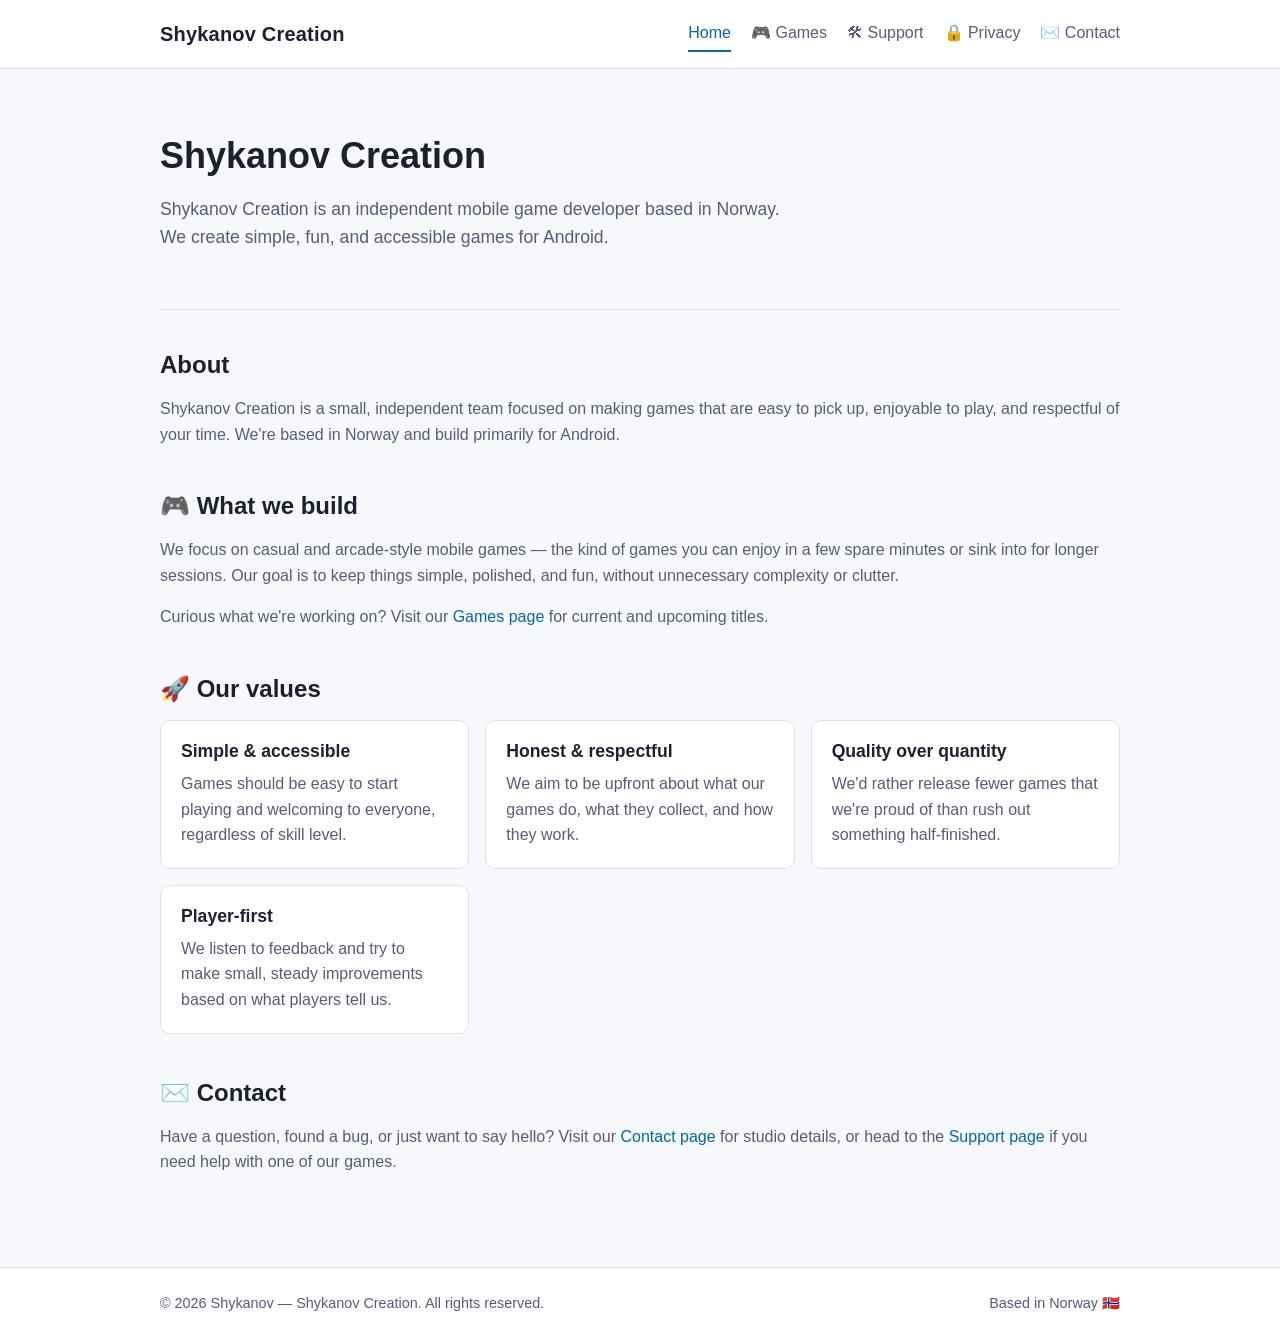
<file: index.html>
<!DOCTYPE html>
<html lang="en">
<head>
  <meta charset="UTF-8">
  <meta name="viewport" content="width=device-width, initial-scale=1.0">
  <title>Shykanov Creation — Indie Mobile Game Developer</title>
  <meta name="description" content="Shykanov Creation is an independent mobile game developer based in Norway, creating simple, fun, and accessible games for Android.">
  <link rel="stylesheet" href="assets/styles.css">
</head>
<body>
  <header class="site-header">
    <div class="container">
      <a class="brand" href="index.html">Shykanov Creation</a>
      <nav class="site-nav">
        <a href="index.html" class="active">Home</a>
        <a href="games.html">🎮 Games</a>
        <a href="support.html">🛠 Support</a>
        <a href="privacy.html">🔒 Privacy</a>
        <a href="contact.html">✉️ Contact</a>
      </nav>
    </div>
  </header>

  <main>
    <div class="container">
      <section class="hero">
        <h1>Shykanov Creation</h1>
        <p>Shykanov Creation is an independent mobile game developer based in Norway. We create simple, fun, and accessible games for Android.</p>
      </section>

      <section id="about">
        <h2>About</h2>
        <p>
          Shykanov Creation is a small, independent team focused on making games that are easy to pick up,
          enjoyable to play, and respectful of your time. We're based in Norway and build primarily for Android.
        </p>
      </section>

      <section id="what-we-build">
        <h2>🎮 What we build</h2>
        <p>
          We focus on casual and arcade-style mobile games — the kind of games you can enjoy in a few spare minutes
          or sink into for longer sessions. Our goal is to keep things simple, polished, and fun, without unnecessary
          complexity or clutter.
        </p>
        <p>
          Curious what we're working on? Visit our <a href="games.html">Games page</a> for current and upcoming titles.
        </p>
      </section>

      <section id="values">
        <h2>🚀 Our values</h2>
        <div class="card-grid">
          <div class="card">
            <h3>Simple &amp; accessible</h3>
            <p>Games should be easy to start playing and welcoming to everyone, regardless of skill level.</p>
          </div>
          <div class="card">
            <h3>Honest &amp; respectful</h3>
            <p>We aim to be upfront about what our games do, what they collect, and how they work.</p>
          </div>
          <div class="card">
            <h3>Quality over quantity</h3>
            <p>We'd rather release fewer games that we're proud of than rush out something half-finished.</p>
          </div>
          <div class="card">
            <h3>Player-first</h3>
            <p>We listen to feedback and try to make small, steady improvements based on what players tell us.</p>
          </div>
        </div>
      </section>

      <section id="contact">
        <h2>✉️ Contact</h2>
        <p>
          Have a question, found a bug, or just want to say hello? Visit our
          <a href="contact.html">Contact page</a> for studio details, or head to the
          <a href="support.html">Support page</a> if you need help with one of our games.
        </p>
      </section>
    </div>
  </main>

  <footer class="site-footer">
    <div class="container">
      <span>© 2026 Shykanov — Shykanov Creation. All rights reserved.</span>
      <span>Based in Norway 🇳🇴</span>
    </div>
  </footer>
</body>
</html>
</file>
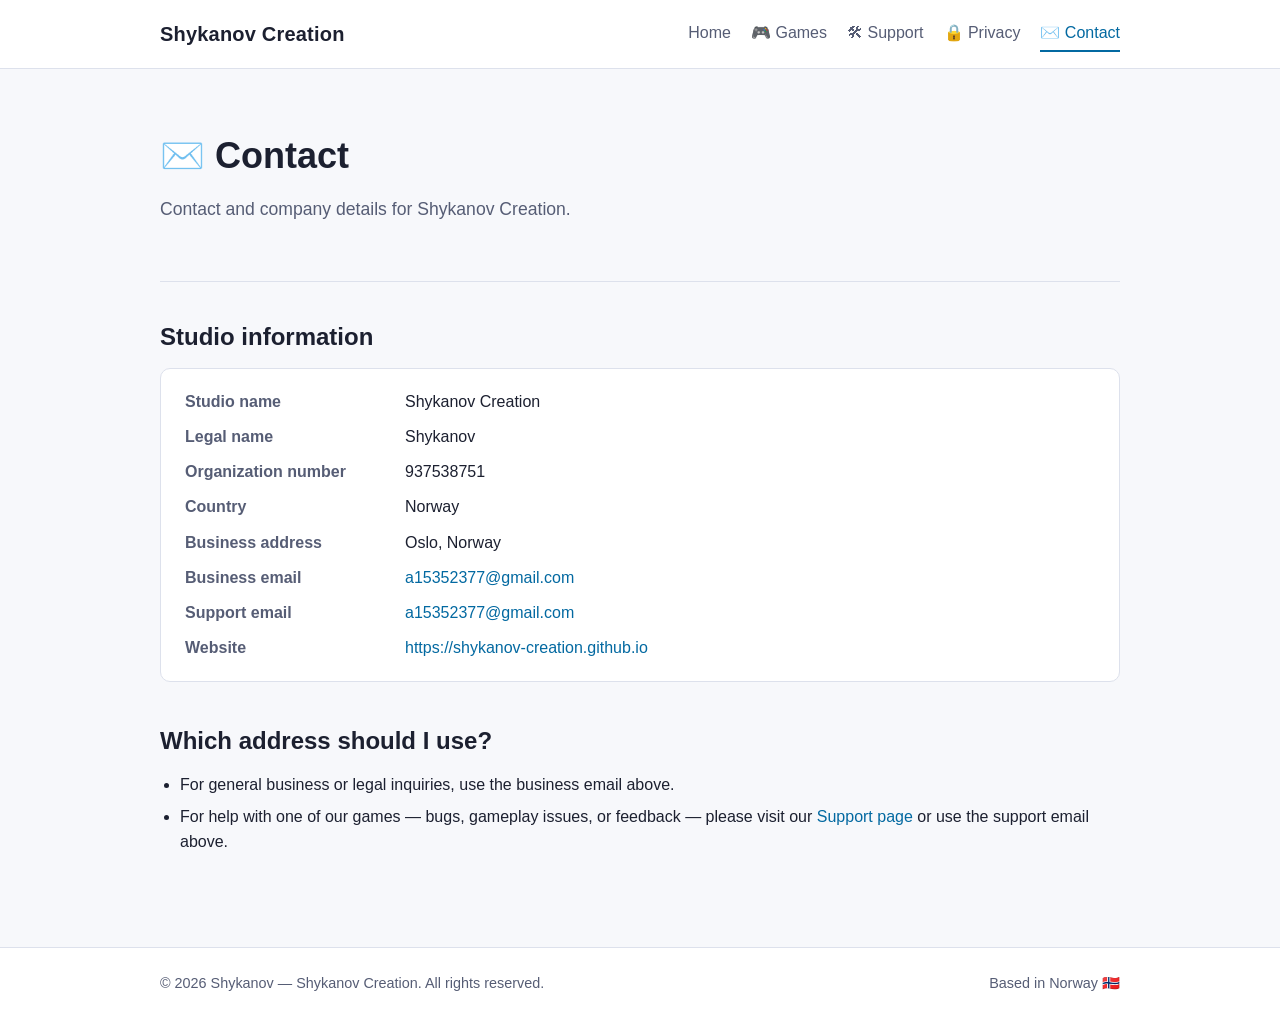
<file: contact.html>
<!DOCTYPE html>
<html lang="en">
<head>
  <meta charset="UTF-8">
  <meta name="viewport" content="width=device-width, initial-scale=1.0">
  <title>Contact — Shykanov Creation</title>
  <meta name="description" content="Contact and studio information for Shykanov Creation.">
  <link rel="stylesheet" href="assets/styles.css">
</head>
<body>
  <header class="site-header">
    <div class="container">
      <a class="brand" href="index.html">Shykanov Creation</a>
      <nav class="site-nav">
        <a href="index.html">Home</a>
        <a href="games.html">🎮 Games</a>
        <a href="support.html">🛠 Support</a>
        <a href="privacy.html">🔒 Privacy</a>
        <a href="contact.html" class="active">✉️ Contact</a>
      </nav>
    </div>
  </header>

  <main>
    <div class="container">
      <section class="hero">
        <h1>✉️ Contact</h1>
        <p>Contact and company details for Shykanov Creation.</p>
      </section>

      <section id="studio-info">
        <h2>Studio information</h2>
        <dl class="info-list">
          <dt>Studio name</dt>
          <dd>Shykanov Creation</dd>

          <dt>Legal name</dt>
          <dd>Shykanov</dd>

          <dt>Organization number</dt>
          <dd>937538751</dd>

          <dt>Country</dt>
          <dd>Norway</dd>

          <dt>Business address</dt>
          <dd>Oslo, Norway</dd>

          <dt>Business email</dt>
          <dd><a href="mailto:a15352377@gmail.com">a15352377@gmail.com</a></dd>

          <dt>Support email</dt>
          <dd><a href="mailto:a15352377@gmail.com">a15352377@gmail.com</a></dd>

          <dt>Website</dt>
          <dd><a href="https://shykanov-creation.github.io">https://shykanov-creation.github.io</a></dd>
        </dl>
      </section>

      <section id="when-to-use-which">
        <h2>Which address should I use?</h2>
        <ul class="plain">
          <li>For general business or legal inquiries, use the business email above.</li>
          <li>For help with one of our games — bugs, gameplay issues, or feedback — please visit our <a href="support.html">Support page</a> or use the support email above.</li>
        </ul>
      </section>
    </div>
  </main>

  <footer class="site-footer">
    <div class="container">
      <span>© 2026 Shykanov — Shykanov Creation. All rights reserved.</span>
      <span>Based in Norway 🇳🇴</span>
    </div>
  </footer>
</body>
</html>
</file>
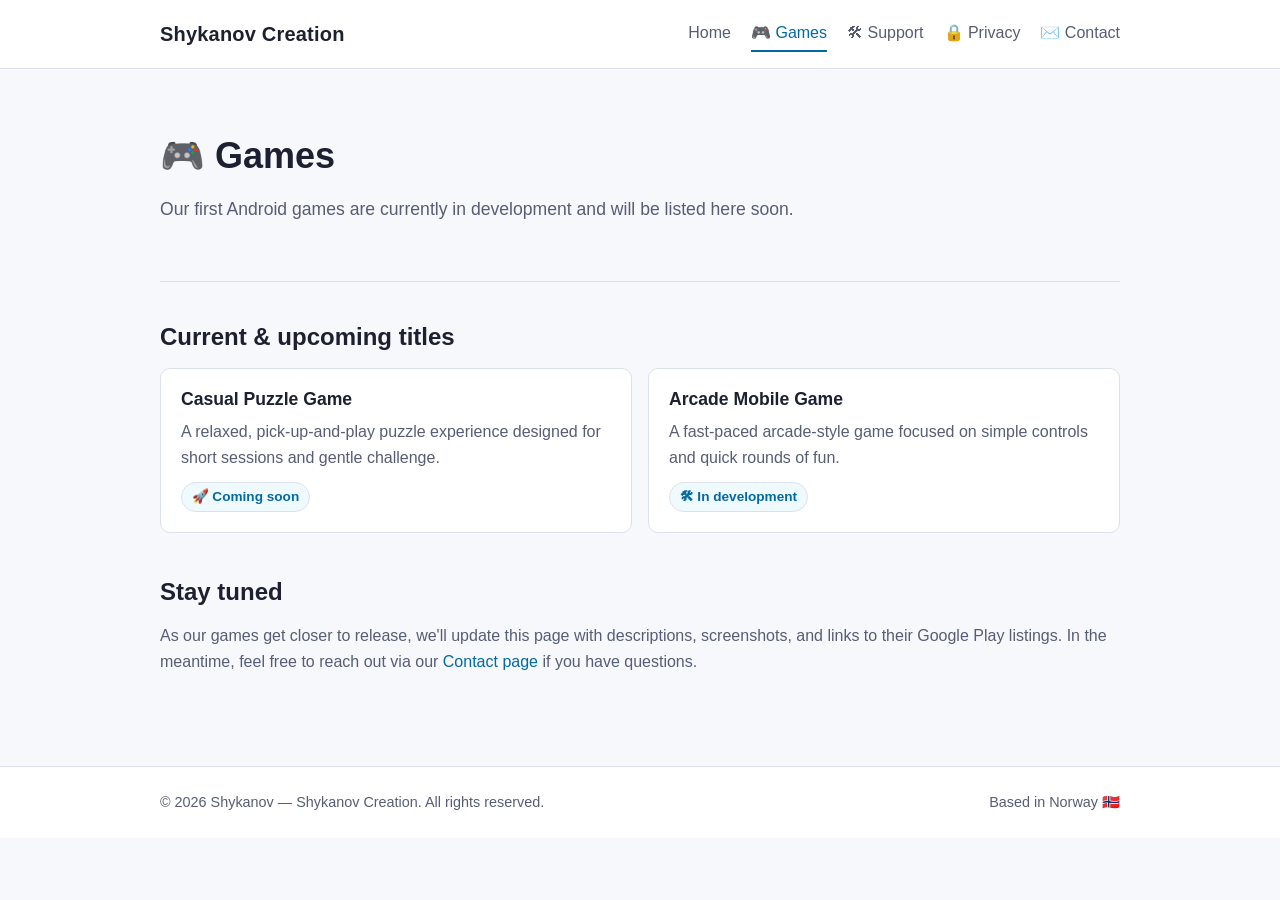
<file: games.html>
<!DOCTYPE html>
<html lang="en">
<head>
  <meta charset="UTF-8">
  <meta name="viewport" content="width=device-width, initial-scale=1.0">
  <title>Games — Shykanov Creation</title>
  <meta name="description" content="Current and upcoming Android games from Shykanov Creation.">
  <link rel="stylesheet" href="assets/styles.css">
</head>
<body>
  <header class="site-header">
    <div class="container">
      <a class="brand" href="index.html">Shykanov Creation</a>
      <nav class="site-nav">
        <a href="index.html">Home</a>
        <a href="games.html" class="active">🎮 Games</a>
        <a href="support.html">🛠 Support</a>
        <a href="privacy.html">🔒 Privacy</a>
        <a href="contact.html">✉️ Contact</a>
      </nav>
    </div>
  </header>

  <main>
    <div class="container">
      <section class="hero">
        <h1>🎮 Games</h1>
        <p>Our first Android games are currently in development and will be listed here soon.</p>
      </section>

      <section id="current-games">
        <h2>Current &amp; upcoming titles</h2>
        <div class="card-grid">
          <div class="card">
            <h3>Casual Puzzle Game</h3>
            <p>A relaxed, pick-up-and-play puzzle experience designed for short sessions and gentle challenge.</p>
            <span class="badge">🚀 Coming soon</span>
          </div>
          <div class="card">
            <h3>Arcade Mobile Game</h3>
            <p>A fast-paced arcade-style game focused on simple controls and quick rounds of fun.</p>
            <span class="badge">🛠 In development</span>
          </div>
        </div>
      </section>

      <section id="updates">
        <h2>Stay tuned</h2>
        <p>
          As our games get closer to release, we'll update this page with descriptions, screenshots, and links
          to their Google Play listings. In the meantime, feel free to reach out via our
          <a href="contact.html">Contact page</a> if you have questions.
        </p>
      </section>
    </div>
  </main>

  <footer class="site-footer">
    <div class="container">
      <span>© 2026 Shykanov — Shykanov Creation. All rights reserved.</span>
      <span>Based in Norway 🇳🇴</span>
    </div>
  </footer>
</body>
</html>
</file>
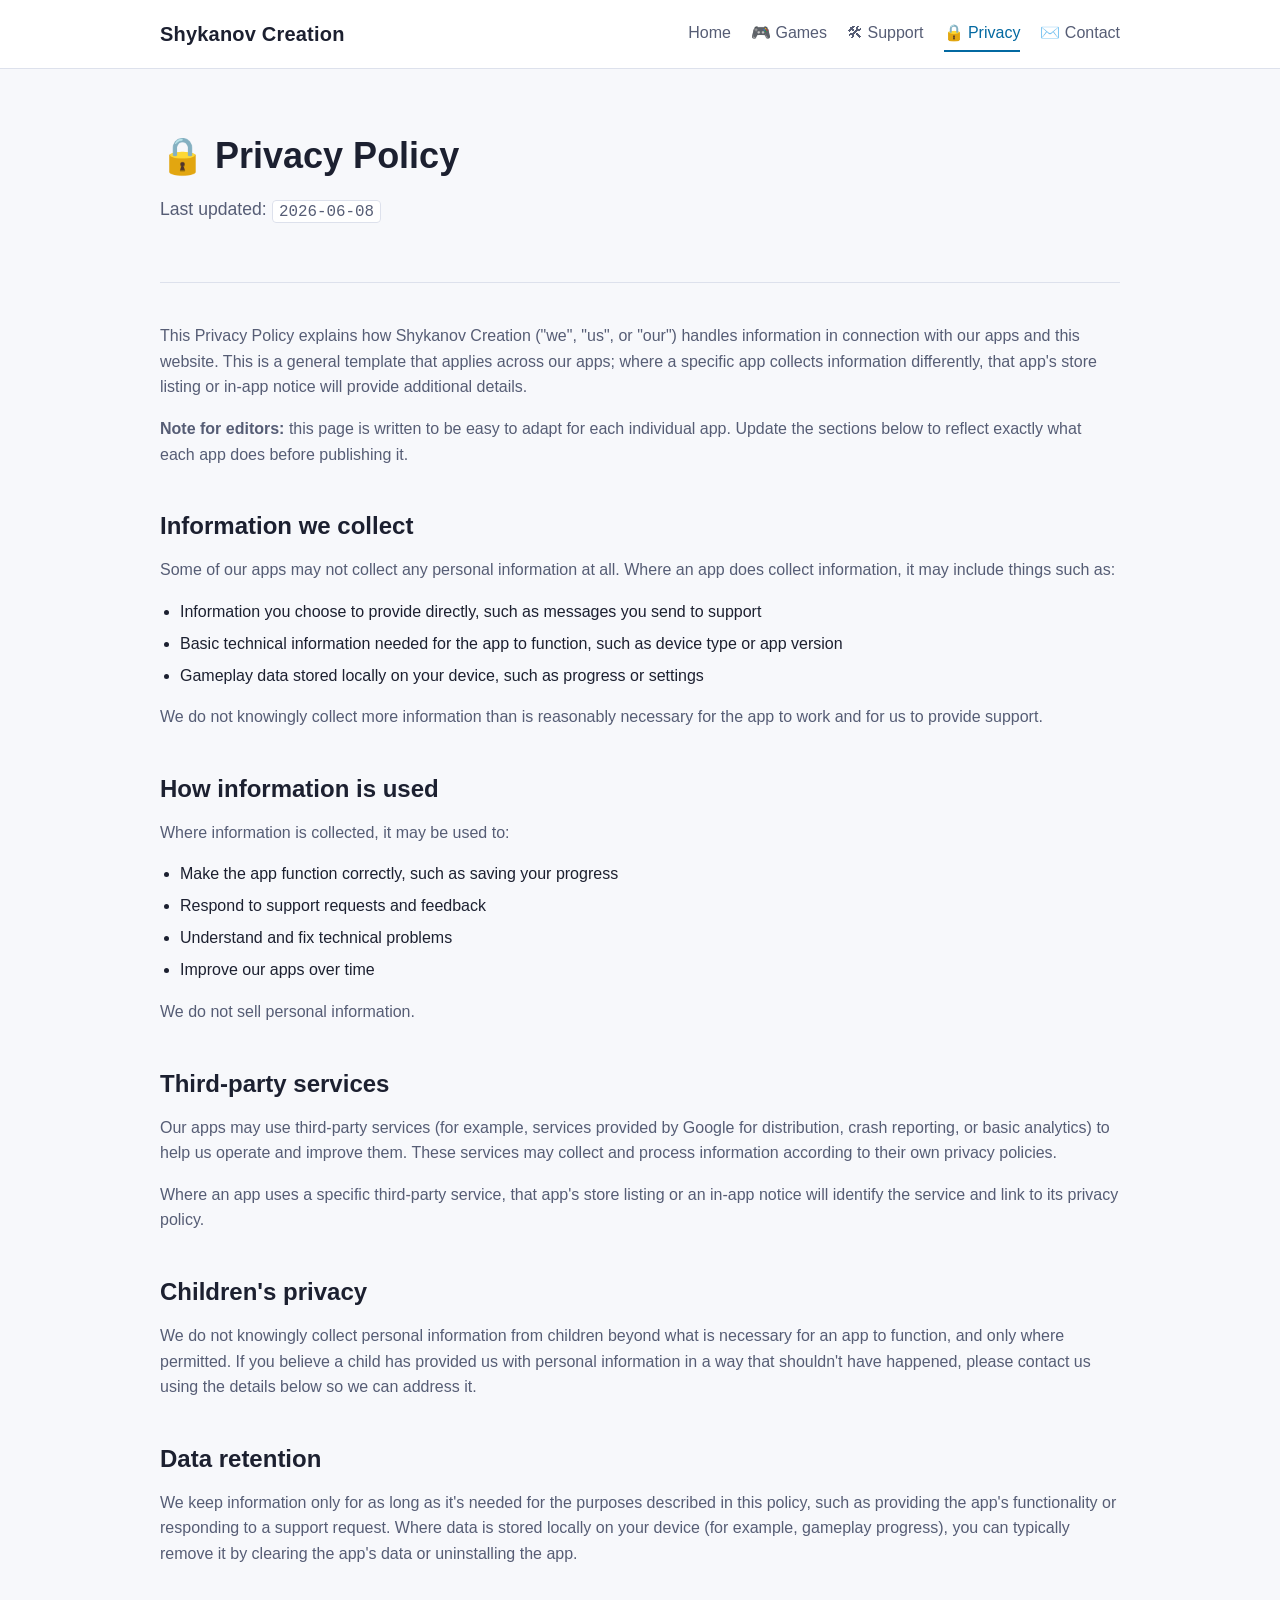
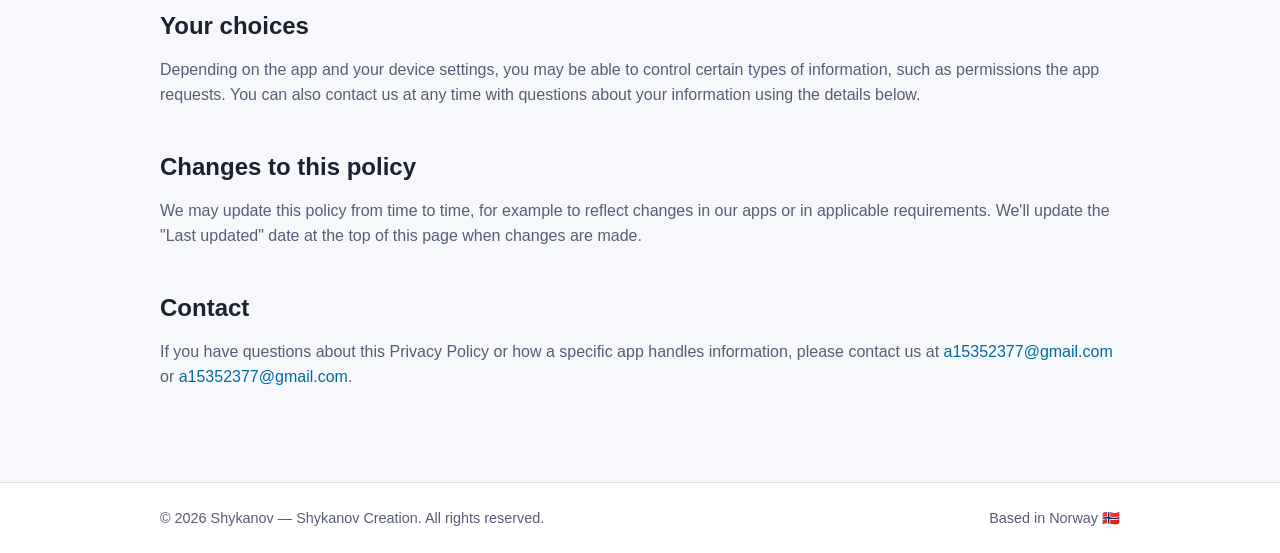
<file: privacy.html>
<!DOCTYPE html>
<html lang="en">
<head>
  <meta charset="UTF-8">
  <meta name="viewport" content="width=device-width, initial-scale=1.0">
  <title>Privacy Policy — Shykanov Creation</title>
  <meta name="description" content="Privacy policy for Shykanov Creation apps and websites.">
  <link rel="stylesheet" href="assets/styles.css">
</head>
<body>
  <header class="site-header">
    <div class="container">
      <a class="brand" href="index.html">Shykanov Creation</a>
      <nav class="site-nav">
        <a href="index.html">Home</a>
        <a href="games.html">🎮 Games</a>
        <a href="support.html">🛠 Support</a>
        <a href="privacy.html" class="active">🔒 Privacy</a>
        <a href="contact.html">✉️ Contact</a>
      </nav>
    </div>
  </header>

  <main>
    <div class="container">
      <section class="hero">
        <h1>🔒 Privacy Policy</h1>
        <p>Last updated: <code>2026-06-08</code></p>
      </section>

      <section id="intro">
        <p>
          This Privacy Policy explains how Shykanov Creation ("we", "us", or "our") handles information in connection
          with our apps and this website. This is a general template that applies across our apps; where a specific
          app collects information differently, that app's store listing or in-app notice will provide additional details.
        </p>
        <p>
          <strong>Note for editors:</strong> this page is written to be easy to adapt for each individual app.
          Update the sections below to reflect exactly what each app does before publishing it.
        </p>
      </section>

      <section id="information-we-collect">
        <h2>Information we collect</h2>
        <p>
          Some of our apps may not collect any personal information at all. Where an app does collect information,
          it may include things such as:
        </p>
        <ul class="plain">
          <li>Information you choose to provide directly, such as messages you send to support</li>
          <li>Basic technical information needed for the app to function, such as device type or app version</li>
          <li>Gameplay data stored locally on your device, such as progress or settings</li>
        </ul>
        <p>
          We do not knowingly collect more information than is reasonably necessary for the app to work and
          for us to provide support.
        </p>
      </section>

      <section id="how-we-use-information">
        <h2>How information is used</h2>
        <p>Where information is collected, it may be used to:</p>
        <ul class="plain">
          <li>Make the app function correctly, such as saving your progress</li>
          <li>Respond to support requests and feedback</li>
          <li>Understand and fix technical problems</li>
          <li>Improve our apps over time</li>
        </ul>
        <p>We do not sell personal information.</p>
      </section>

      <section id="third-party-services">
        <h2>Third-party services</h2>
        <p>
          Our apps may use third-party services (for example, services provided by Google for distribution,
          crash reporting, or basic analytics) to help us operate and improve them. These services may collect
          and process information according to their own privacy policies.
        </p>
        <p>
          Where an app uses a specific third-party service, that app's store listing or an in-app notice will
          identify the service and link to its privacy policy.
        </p>
      </section>

      <section id="childrens-privacy">
        <h2>Children's privacy</h2>
        <p>
          We do not knowingly collect personal information from children beyond what is necessary for an app to
          function, and only where permitted. If you believe a child has provided us with personal information
          in a way that shouldn't have happened, please contact us using the details below so we can address it.
        </p>
      </section>

      <section id="data-retention">
        <h2>Data retention</h2>
        <p>
          We keep information only for as long as it's needed for the purposes described in this policy, such as
          providing the app's functionality or responding to a support request. Where data is stored locally on
          your device (for example, gameplay progress), you can typically remove it by clearing the app's data or
          uninstalling the app.
        </p>
      </section>

      <section id="your-choices">
        <h2>Your choices</h2>
        <p>
          Depending on the app and your device settings, you may be able to control certain types of information,
          such as permissions the app requests. You can also contact us at any time with questions about your
          information using the details below.
        </p>
      </section>

      <section id="changes">
        <h2>Changes to this policy</h2>
        <p>
          We may update this policy from time to time, for example to reflect changes in our apps or in applicable
          requirements. We'll update the "Last updated" date at the top of this page when changes are made.
        </p>
      </section>

      <section id="contact">
        <h2>Contact</h2>
        <p>
          If you have questions about this Privacy Policy or how a specific app handles information, please
          contact us at <a href="mailto:a15352377@gmail.com">a15352377@gmail.com</a> or
          <a href="mailto:a15352377@gmail.com">a15352377@gmail.com</a>.
        </p>
      </section>
    </div>
  </main>

  <footer class="site-footer">
    <div class="container">
      <span>© 2026 Shykanov — Shykanov Creation. All rights reserved.</span>
      <span>Based in Norway 🇳🇴</span>
    </div>
  </footer>
</body>
</html>
</file>
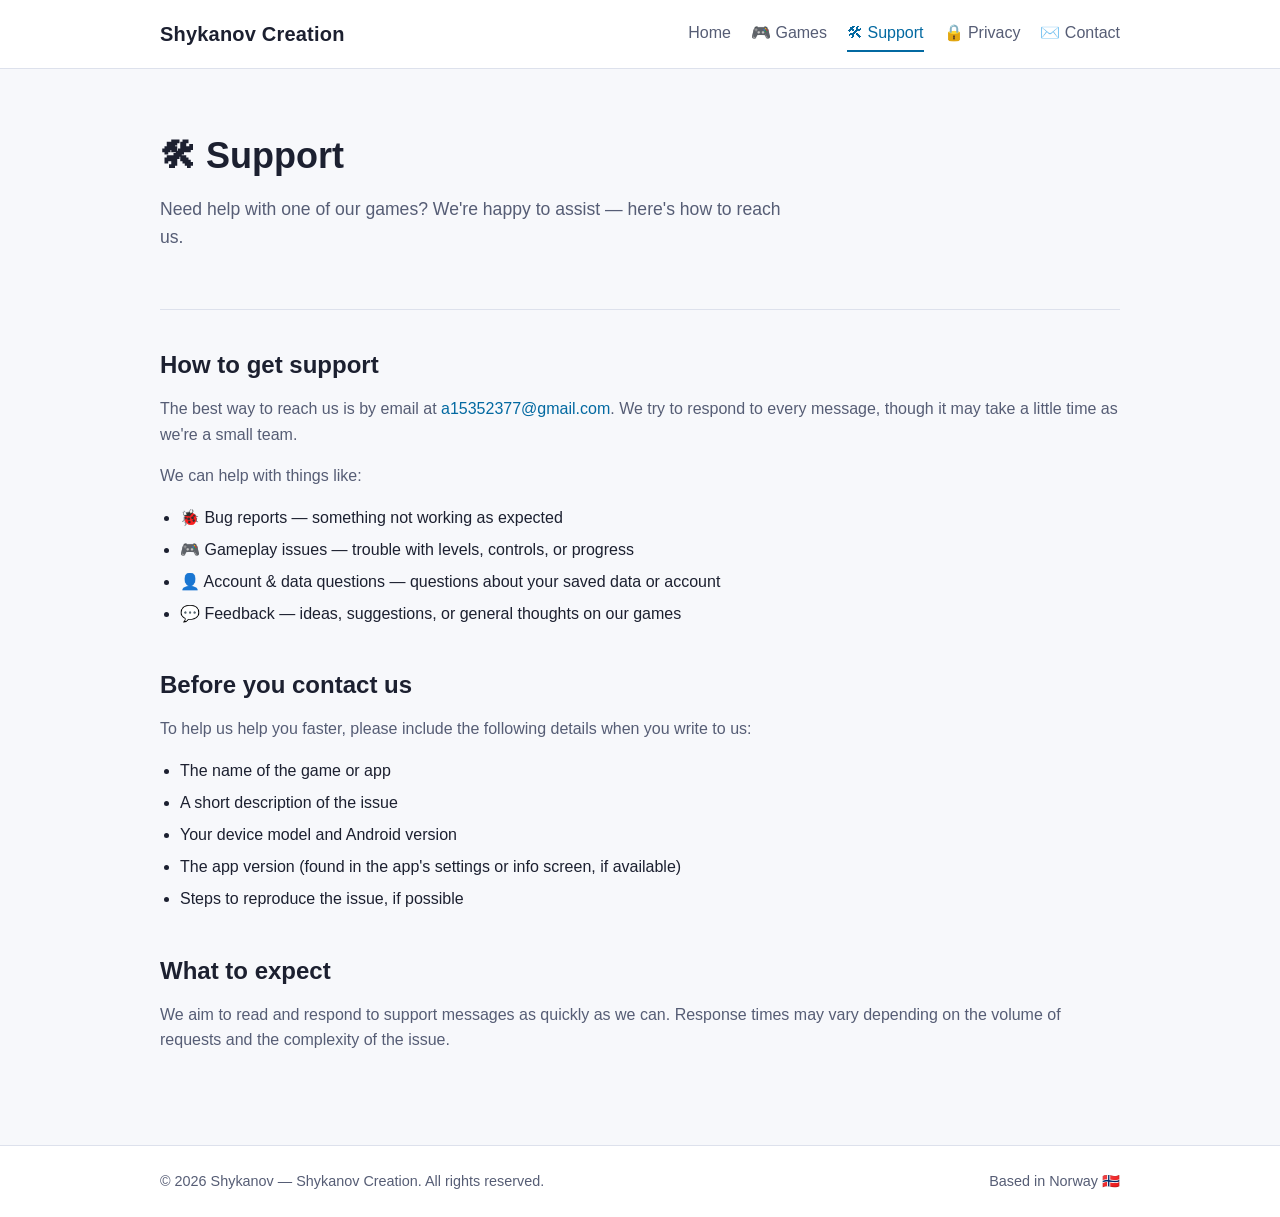
<file: support.html>
<!DOCTYPE html>
<html lang="en">
<head>
  <meta charset="UTF-8">
  <meta name="viewport" content="width=device-width, initial-scale=1.0">
  <title>Support — Shykanov Creation</title>
  <meta name="description" content="Get help with our apps — bug reports, gameplay issues, account questions, and feedback.">
  <link rel="stylesheet" href="assets/styles.css">
</head>
<body>
  <header class="site-header">
    <div class="container">
      <a class="brand" href="index.html">Shykanov Creation</a>
      <nav class="site-nav">
        <a href="index.html">Home</a>
        <a href="games.html">🎮 Games</a>
        <a href="support.html" class="active">🛠 Support</a>
        <a href="privacy.html">🔒 Privacy</a>
        <a href="contact.html">✉️ Contact</a>
      </nav>
    </div>
  </header>

  <main>
    <div class="container">
      <section class="hero">
        <h1>🛠 Support</h1>
        <p>Need help with one of our games? We're happy to assist — here's how to reach us.</p>
      </section>

      <section id="how-to-get-help">
        <h2>How to get support</h2>
        <p>
          The best way to reach us is by email at
          <a href="mailto:a15352377@gmail.com">a15352377@gmail.com</a>. We try to respond to every message,
          though it may take a little time as we're a small team.
        </p>
        <p>We can help with things like:</p>
        <ul class="plain">
          <li>🐞 Bug reports — something not working as expected</li>
          <li>🎮 Gameplay issues — trouble with levels, controls, or progress</li>
          <li>👤 Account &amp; data questions — questions about your saved data or account</li>
          <li>💬 Feedback — ideas, suggestions, or general thoughts on our games</li>
        </ul>
      </section>

      <section id="before-you-write">
        <h2>Before you contact us</h2>
        <p>To help us help you faster, please include the following details when you write to us:</p>
        <ul class="plain">
          <li>The name of the game or app</li>
          <li>A short description of the issue</li>
          <li>Your device model and Android version</li>
          <li>The app version (found in the app's settings or info screen, if available)</li>
          <li>Steps to reproduce the issue, if possible</li>
        </ul>
      </section>

      <section id="response-times">
        <h2>What to expect</h2>
        <p>
          We aim to read and respond to support messages as quickly as we can. Response times may vary
          depending on the volume of requests and the complexity of the issue.
        </p>
      </section>
    </div>
  </main>

  <footer class="site-footer">
    <div class="container">
      <span>© 2026 Shykanov — Shykanov Creation. All rights reserved.</span>
      <span>Based in Norway 🇳🇴</span>
    </div>
  </footer>
</body>
</html>
</file>
<file: assets/styles.css>
/* Shykanov Creation — shared styles
   Dark by default, light when the OS prefers light. */

:root {
  --bg: #14171f;
  --bg-alt: #1c2030;
  --card: #1f2433;
  --text: #e7e9f0;
  --text-muted: #aab0c4;
  --accent: #7dd3fc;
  --accent-strong: #38bdf8;
  --border: #2c3346;
  --radius: 10px;
  --max-width: 1000px;
}

@media (prefers-color-scheme: light) {
  :root {
    --bg: #f7f8fb;
    --bg-alt: #ffffff;
    --card: #ffffff;
    --text: #1c2030;
    --text-muted: #565d75;
    --accent: #0369a1;
    --accent-strong: #0284c7;
    --border: #dde1ec;
  }
}

* {
  box-sizing: border-box;
}

html {
  scroll-behavior: smooth;
}

body {
  margin: 0;
  font-family: -apple-system, BlinkMacSystemFont, "Segoe UI", Roboto, Helvetica, Arial, sans-serif;
  background: var(--bg);
  color: var(--text);
  line-height: 1.6;
}

a {
  color: var(--accent);
  text-decoration: none;
}

a:hover,
a:focus {
  color: var(--accent-strong);
  text-decoration: underline;
}

.container {
  max-width: var(--max-width);
  margin: 0 auto;
  padding: 0 1.25rem;
}

/* Header / nav */

.site-header {
  background: var(--bg-alt);
  border-bottom: 1px solid var(--border);
}

.site-header .container {
  display: flex;
  flex-wrap: wrap;
  align-items: center;
  justify-content: space-between;
  gap: 0.75rem;
  padding-top: 1rem;
  padding-bottom: 1rem;
}

.brand {
  font-size: 1.25rem;
  font-weight: 700;
  color: var(--text);
  letter-spacing: 0.01em;
}

.brand:hover {
  color: var(--accent);
  text-decoration: none;
}

.site-nav {
  display: flex;
  flex-wrap: wrap;
  gap: 0.5rem 1.25rem;
}

.site-nav a {
  color: var(--text-muted);
  font-weight: 500;
  padding: 0.25rem 0;
  border-bottom: 2px solid transparent;
}

.site-nav a:hover,
.site-nav a:focus {
  color: var(--text);
  text-decoration: none;
}

.site-nav a.active {
  color: var(--accent);
  border-bottom-color: var(--accent);
}

/* Main content */

main {
  padding: 2.5rem 0 3rem;
}

.hero {
  padding: 1.5rem 0 2.5rem;
  border-bottom: 1px solid var(--border);
  margin-bottom: 2.5rem;
}

.hero h1 {
  margin: 0 0 0.75rem;
  font-size: 2.25rem;
}

.hero p {
  color: var(--text-muted);
  font-size: 1.1rem;
  max-width: 65ch;
}

section {
  margin-bottom: 2.75rem;
}

section h2 {
  font-size: 1.5rem;
  margin: 0 0 1rem;
  display: flex;
  align-items: center;
  gap: 0.5rem;
}

section > p {
  color: var(--text-muted);
}

h1, h2, h3 {
  line-height: 1.25;
}

/* Cards */

.card-grid {
  display: grid;
  grid-template-columns: repeat(auto-fit, minmax(240px, 1fr));
  gap: 1rem;
}

.card {
  background: var(--card);
  border: 1px solid var(--border);
  border-radius: var(--radius);
  padding: 1.25rem;
}

.card h3 {
  margin: 0 0 0.5rem;
  font-size: 1.1rem;
}

.card p {
  margin: 0;
  color: var(--text-muted);
}

.badge {
  display: inline-block;
  margin-top: 0.75rem;
  font-size: 0.85rem;
  font-weight: 600;
  padding: 0.2rem 0.6rem;
  border-radius: 999px;
  background: rgba(125, 211, 252, 0.12);
  color: var(--accent);
  border: 1px solid var(--border);
}

/* Definition-style info list (used on Contact page) */

.info-list {
  display: grid;
  grid-template-columns: minmax(140px, 200px) 1fr;
  gap: 0.6rem 1.25rem;
  background: var(--card);
  border: 1px solid var(--border);
  border-radius: var(--radius);
  padding: 1.25rem 1.5rem;
}

.info-list dt {
  font-weight: 600;
  color: var(--text-muted);
}

.info-list dd {
  margin: 0;
}

@media (max-width: 560px) {
  .info-list {
    grid-template-columns: 1fr;
  }

  .info-list dt {
    margin-top: 0.75rem;
  }

  .info-list dt:first-child {
    margin-top: 0;
  }
}

/* Lists */

ul.plain {
  padding-left: 1.25rem;
}

ul.plain li {
  margin-bottom: 0.4rem;
}

code {
  background: var(--bg-alt);
  border: 1px solid var(--border);
  border-radius: 4px;
  padding: 0.1rem 0.4rem;
  font-size: 0.9em;
}

/* Footer */

.site-footer {
  border-top: 1px solid var(--border);
  background: var(--bg-alt);
  color: var(--text-muted);
  font-size: 0.9rem;
}

.site-footer .container {
  padding: 1.5rem 1.25rem;
  display: flex;
  flex-wrap: wrap;
  gap: 0.5rem 1.5rem;
  justify-content: space-between;
}

/* Responsive tweaks */

@media (max-width: 640px) {
  .hero h1 {
    font-size: 1.85rem;
  }

  .site-nav {
    gap: 0.4rem 1rem;
  }
}
</file>
